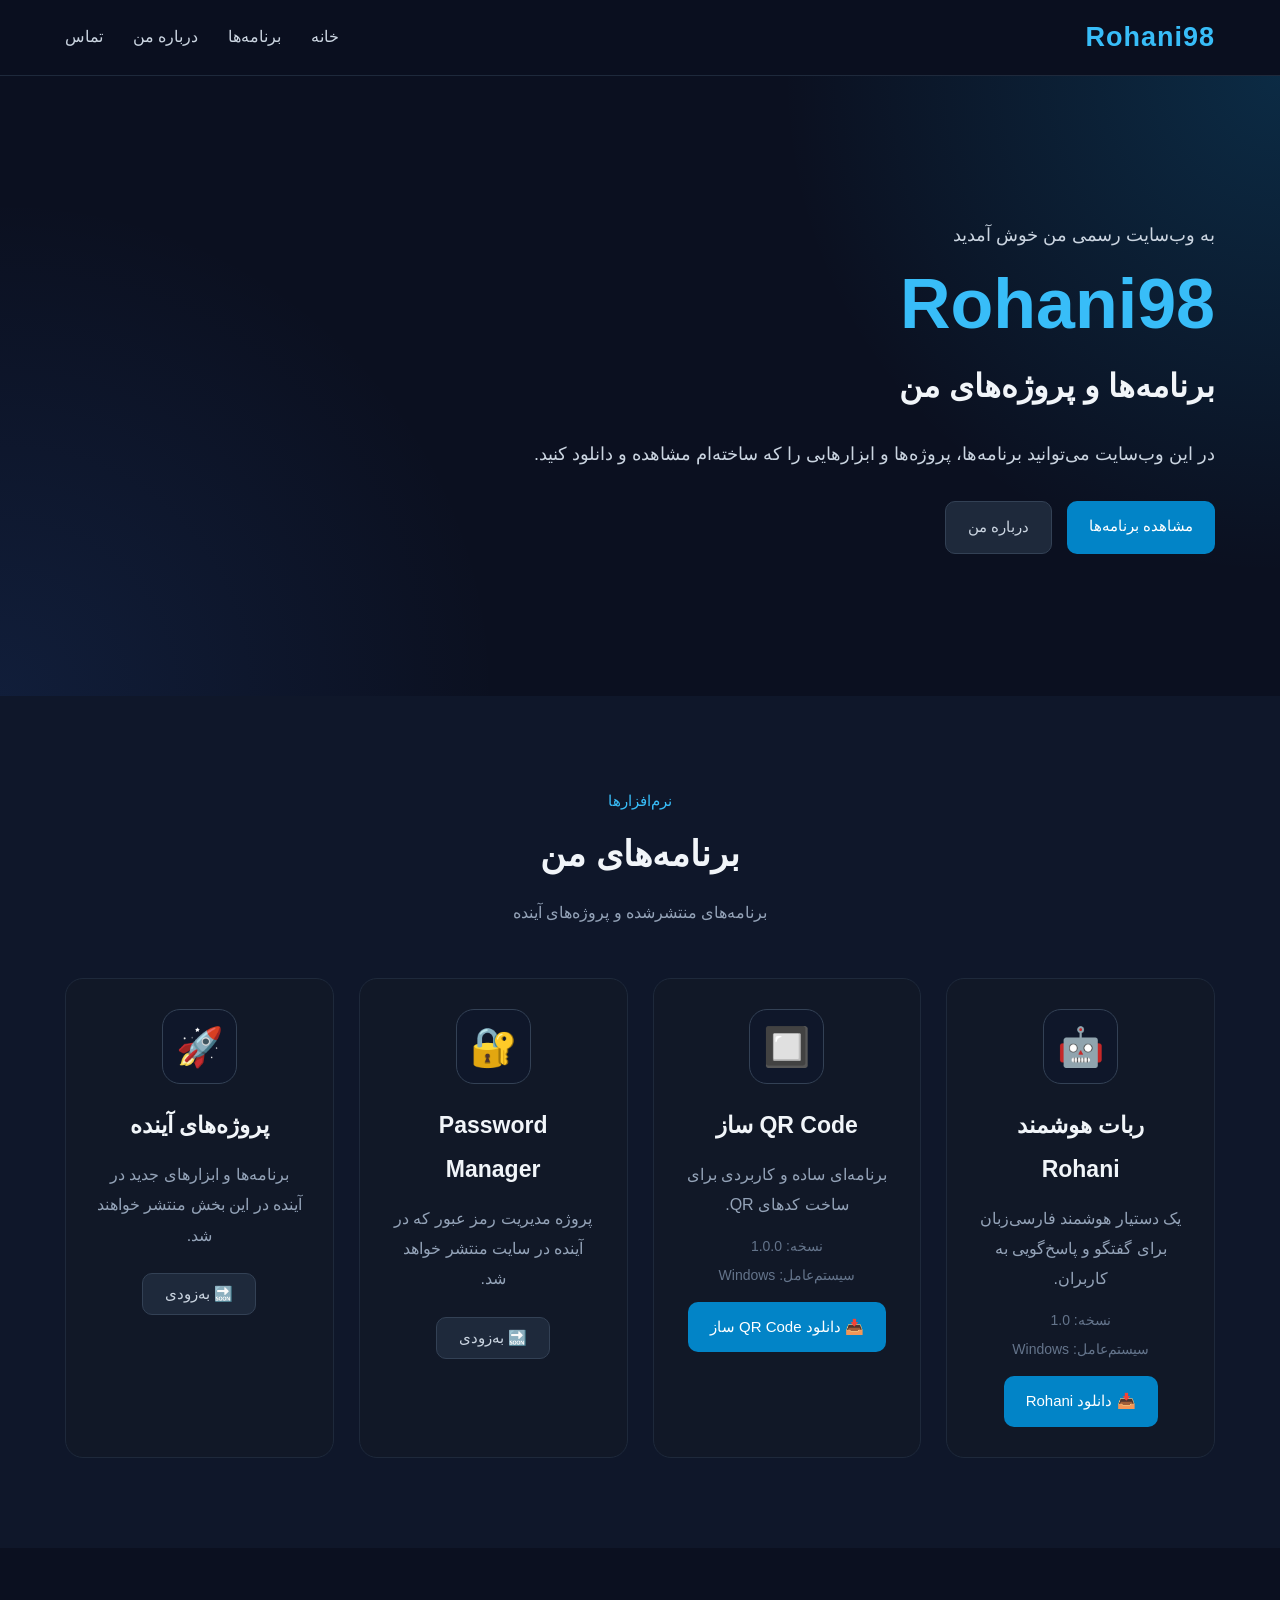
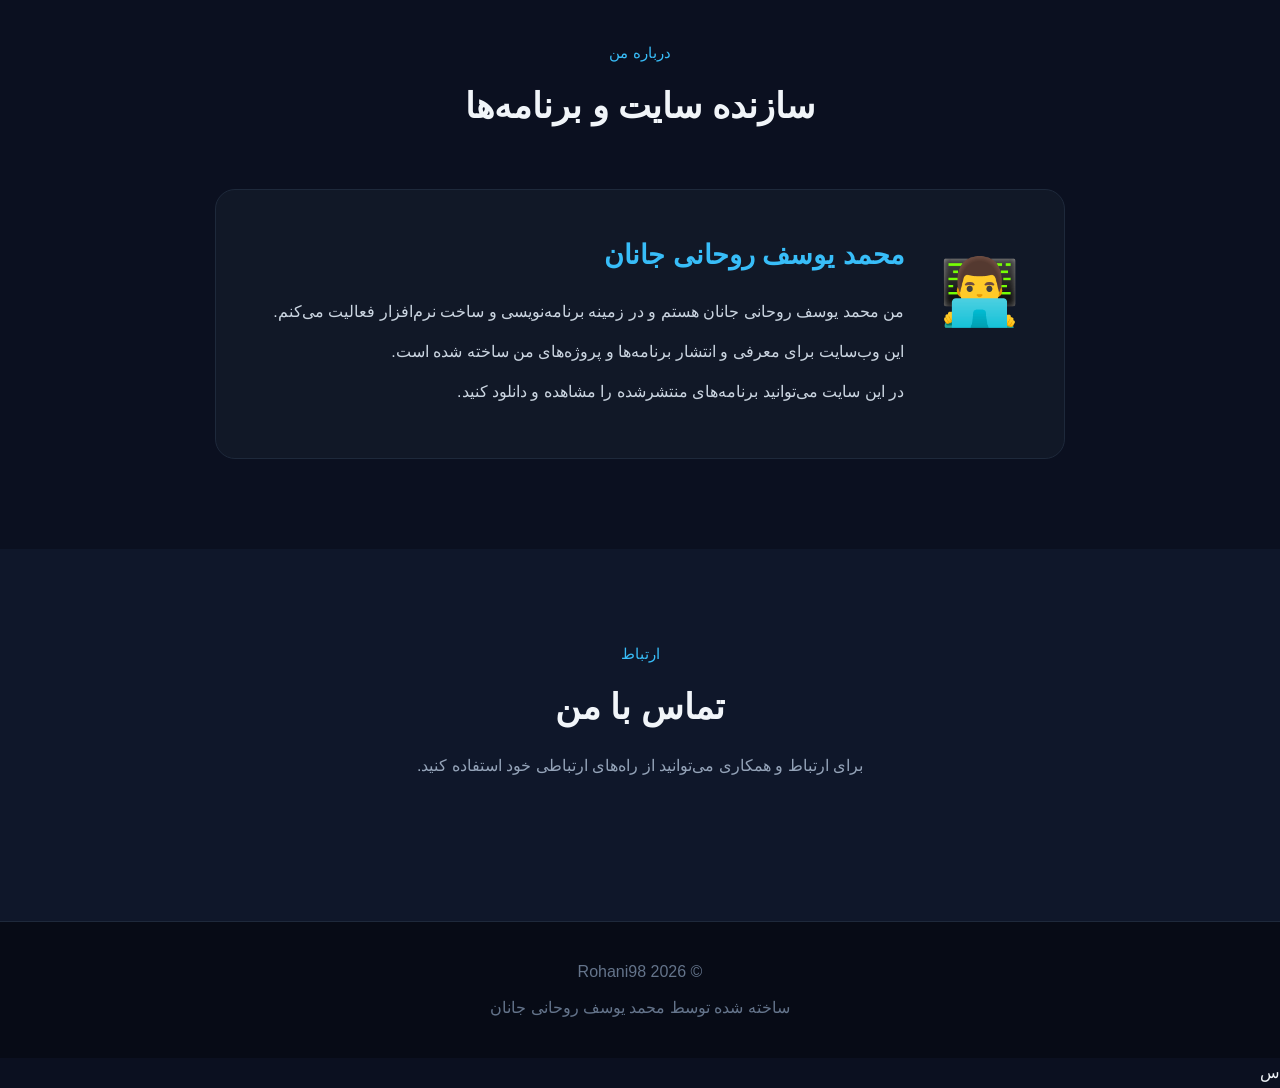
<file: index.html>
<!DOCTYPE html>
<html lang="fa" dir="rtl">

<head>
    <meta charset="UTF-8">

    <meta name="viewport"
          content="width=device-width, initial-scale=1.0">

    <meta name="description"
          content="Rohani98 - وب‌سایت رسمی برنامه‌ها و پروژه‌های محمد یوسف روحانی جانان">

    <meta name="keywords"
          content="Rohani98, روحانی 98, Rohani, QR Code ساز, ربات هوشمند Rohani, برنامه ویندوز">

    <meta name="author"
          content="محمد یوسف روحانی جانان">
<title>Rohani98 | برنامه‌های هوشمند و ابزارهای کاربردی</title>

    <link rel="stylesheet" href="style.css">
</head>

<body>

    <!-- ================= NAVBAR ================= -->

    <header class="navbar">

        <div class="container nav-container">

            <a href="#home" class="logo">
                Rohani98
            </a>

            <button
                class="menu-toggle"
                id="menuToggle"
                type="button"
                aria-label="باز کردن منو"
            >
                ☰
            </button>

            <nav id="navMenu">

                <a href="#home">
                    خانه
                </a>

                <a href="#apps">
                    برنامه‌ها
                </a>

                <a href="#about">
                    درباره من
                </a>

                <a href="#contact">
                    تماس
                </a>

            </nav>

        </div>

    </header>


    <!-- ================= HERO ================= -->

    <main>

        <section
            id="home"
            class="hero"
        >

            <div class="container hero-content">

                <div class="hero-text">

                    <p class="hero-small">
                        به وب‌سایت رسمی من خوش آمدید
                    </p>

                    <h1>
                        Rohani98
                    </h1>

                    <h2>
                        برنامه‌ها و پروژه‌های من
                    </h2>

                    <p>
                        در این وب‌سایت می‌توانید برنامه‌ها،
                        پروژه‌ها و ابزارهایی را که ساخته‌ام
                        مشاهده و دانلود کنید.
                    </p>

                    <div class="hero-buttons">

                        <a
                            href="#apps"
                            class="btn btn-primary"
                        >
                            مشاهده برنامه‌ها
                        </a>

                        <a
                            href="#about"
                            class="btn btn-secondary"
                        >
                            درباره من
                        </a>

                    </div>

                </div>

            </div>

        </section>


        <!-- ================= APPS ================= -->

        <section
            id="apps"
            class="apps-section"
        >

            <div class="container">

                <div class="section-title">

                    <span>
                        نرم‌افزارها
                    </span>

                    <h2>
                        برنامه‌های من
                    </h2>

                    <p>
                        برنامه‌های منتشرشده و پروژه‌های آینده
                    </p>

                </div>


                <div class="cards">


                    <!-- ========== ROHANI AI ========== -->

                    <article class="card">

                        <div class="app-icon">
                            🤖
                        </div>

                        <h3>
                            ربات هوشمند Rohani
                        </h3>

                        <p>
                            یک دستیار هوشمند فارسی‌زبان
                            برای گفتگو و پاسخ‌گویی به کاربران.
                        </p>

                        <p class="app-info">
                            نسخه: 1.0
                        </p>

                        <p class="app-info">
                            سیستم‌عامل: Windows
                        </p>

                        <a
                            class="btn btn-primary"
                            href="https://github.com/afghanvafanorzahi-alt/afghanvafanorzahi-alt.github.io/releases/latest/download/Rohani.exe"
                            download="Rohani.exe"
                        >
                            📥 دانلود Rohani
                        </a>

                    </article>


                    <!-- ========== QR CODE ========== -->

                    <article class="card">

                        <div class="app-icon">
                            🔲
                        </div>

                        <h3>
                            QR Code ساز
                        </h3>

                        <p>
                            برنامه‌ای ساده و کاربردی برای
                            ساخت کدهای QR.
                        </p>

                        <p class="app-info">
                            نسخه: 1.0.0
                        </p>

                        <p class="app-info">
                            سیستم‌عامل: Windows
                        </p>

                        <a
                            class="btn btn-primary"
                            href="https://github.com/afghanvafanorzahi-alt/afghanvafanorzahi-alt.github.io/releases/download/qr-v1.0.0/QR_Code_.exe"
                            download="QR_Code_.exe"
                        >
                            📥 دانلود QR Code ساز
                        </a>

                    </article>


                    <!-- ========== PASSWORD MANAGER ========== -->

                    <article class="card">

                        <div class="app-icon">
                            🔐
                        </div>

                        <h3>
                            Password Manager
                        </h3>

                        <p>
                            پروژه مدیریت رمز عبور که در آینده
                            در سایت منتشر خواهد شد.
                        </p>

                        <button
                            class="btn btn-secondary"
                            type="button"
                            data-coming-soon
                        >
                            🔜 به‌زودی
                        </button>

                    </article>


                    <!-- ========== FUTURE PROJECTS ========== -->

                    <article class="card">

                        <div class="app-icon">
                            🚀
                        </div>

                        <h3>
                            پروژه‌های آینده
                        </h3>

                        <p>
                            برنامه‌ها و ابزارهای جدید
                            در آینده در این بخش منتشر خواهند شد.
                        </p>

                        <button
                            class="btn btn-secondary"
                            type="button"
                            data-coming-soon
                        >
                            🔜 به‌زودی
                        </button>

                    </article>

                </div>

            </div>

        </section>


        <!-- ================= ABOUT ================= -->

        <section
            id="about"
            class="about-section"
        >

            <div class="container">

                <div class="section-title">

                    <span>
                        درباره من
                    </span>

                    <h2>
                        سازنده سایت و برنامه‌ها
                    </h2>

                </div>


                <div class="about-box">

                    <div class="about-icon">
                        👨‍💻
                    </div>

                    <div class="about-text">

                        <h3>
                            محمد یوسف روحانی جانان
                        </h3>

                        <p>
                            من محمد یوسف روحانی جانان هستم
                            و در زمینه برنامه‌نویسی و ساخت
                            نرم‌افزار فعالیت می‌کنم.
                        </p>

                        <p>
                            این وب‌سایت برای معرفی و انتشار
                            برنامه‌ها و پروژه‌های من ساخته شده است.
                        </p>

                        <p>
                            در این سایت می‌توانید برنامه‌های
                            منتشرشده را مشاهده و دانلود کنید.
                        </p>

                    </div>

                </div>

            </div>

        </section>


        <!-- ================= CONTACT ================= -->

        <section
            id="contact"
            class="contact-section"
        >

            <div class="container">

                <div class="section-title">

                    <span>
                        ارتباط
                    </span>

                    <h2>
                        تماس با من
                    </h2>

                    <p>
                        برای ارتباط و همکاری می‌توانید
                        از راه‌های ارتباطی خود استفاده کنید.
                    </p>

                </div>

            </div>

        </section>

    </main>


    <!-- ================= FOOTER ================= -->

    <footer class="footer">

        <div class="container">

            <p>
                © <span id="currentYear"></span>
                Rohani98
            </p>

            <p>
                ساخته شده توسط
                محمد یوسف روحانی جانان
            </p>

        </div>

    </footer>


    <!-- ================= TOP BUTTON ================= -->

    <button
        id="topButton"
        class="top-button"
        type="button"
        aria-label="بازگشت به بالا"
    >
        ↑
    </button>


    <script src="script.js"></script>

</body>

</html>س
</file>
<file: style.css>
* {
    margin: 0;
    padding: 0;
    box-sizing: border-box;
}

html {
    scroll-behavior: smooth;
}

body {
    font-family:
        Tahoma,
        Arial,
        sans-serif;

    background: #0b1020;
    color: #f1f5f9;

    line-height: 1.9;
}

a {
    text-decoration: none;
    color: inherit;
}

button {
    font-family: inherit;
}

.container {
    width: 90%;
    max-width: 1150px;
    margin: auto;
}


/* ================= NAVBAR ================= */

.navbar {
    position: sticky;
    top: 0;
    z-index: 1000;

    background: rgba(11, 16, 32, 0.95);

    border-bottom: 1px solid #1e293b;

    backdrop-filter: blur(10px);
}

.nav-container {
    min-height: 75px;

    display: flex;
    align-items: center;
    justify-content: space-between;
}

.logo {
    font-size: 27px;
    font-weight: bold;

    color: #38bdf8;

    letter-spacing: 1px;
}

nav {
    display: flex;
    gap: 30px;
}

nav a {
    color: #cbd5e1;

    transition: 0.3s;
}

nav a:hover {
    color: #38bdf8;
}

.menu-toggle {
    display: none;

    border: none;
    background: transparent;

    color: white;

    font-size: 28px;

    cursor: pointer;
}


/* ================= HERO ================= */

.hero {
    min-height: 620px;

    display: flex;
    align-items: center;

    background:
        radial-gradient(
            circle at top right,
            rgba(14, 165, 233, 0.18),
            transparent 35%
        ),
        radial-gradient(
            circle at bottom left,
            rgba(59, 130, 246, 0.12),
            transparent 35%
        );
}

.hero-content {
    padding: 80px 0;
}

.hero-text {
    max-width: 750px;
}

.hero-small {
    color: #38bdf8;

    font-size: 18px;

    margin-bottom: 10px;
}

.hero h1 {
    font-size: 70px;

    line-height: 1.2;

    margin-bottom: 10px;

    color: #38bdf8;
}

.hero h2 {
    font-size: 32px;

    margin-bottom: 20px;
}

.hero p {
    color: #cbd5e1;

    font-size: 18px;

    max-width: 700px;
}

.hero-buttons {
    display: flex;

    gap: 15px;

    margin-top: 30px;
}


/* ================= BUTTONS ================= */

.btn {
    display: inline-block;

    padding: 11px 22px;

    border-radius: 10px;

    font-size: 15px;

    border: none;

    cursor: pointer;

    transition:
        transform 0.25s,
        opacity 0.25s,
        background 0.25s;
}

.btn:hover {
    transform: translateY(-3px);

    opacity: 0.9;
}

.btn-primary {
    background: #0284c7;

    color: white;
}

.btn-secondary {
    background: #1e293b;

    color: #cbd5e1;

    border: 1px solid #334155;
}


/* ================= SECTIONS ================= */

.apps-section,
.about-section,
.contact-section {
    padding: 90px 0;
}

.apps-section {
    background: #0f172a;
}

.section-title {
    text-align: center;

    margin-bottom: 50px;
}

.section-title span {
    color: #38bdf8;

    font-size: 15px;
}

.section-title h2 {
    font-size: 35px;

    margin: 5px 0 10px;
}

.section-title p {
    color: #94a3b8;
}


/* ================= CARDS ================= */

.cards {
    display: grid;

    grid-template-columns:
        repeat(
            auto-fit,
            minmax(250px, 1fr)
        );

    gap: 25px;
}

.card {
    background: #111827;

    border: 1px solid #1e293b;

    border-radius: 18px;

    padding: 30px;

    text-align: center;

    transition:
        transform 0.3s,
        border-color 0.3s,
        box-shadow 0.3s;
}

.card:hover {
    transform: translateY(-7px);

    border-color: #0284c7;

    box-shadow:
        0 15px 40px rgba(0, 0, 0, 0.25);
}

.app-icon {
    width: 75px;
    height: 75px;

    margin: 0 auto 20px;

    display: flex;

    align-items: center;
    justify-content: center;

    background: #0f172a;

    border: 1px solid #334155;

    border-radius: 18px;

    font-size: 38px;
}

.card h3 {
    font-size: 23px;

    margin-bottom: 12px;
}

.card p {
    color: #94a3b8;

    margin-bottom: 12px;
}

.card .btn {
    margin-top: 10px;
}

.app-info {
    font-size: 14px !important;

    margin: 3px 0 !important;

    color: #64748b !important;
}


/* ================= ABOUT ================= */

.about-box {
    max-width: 850px;

    margin: auto;

    padding: 40px;

    background: #111827;

    border: 1px solid #1e293b;

    border-radius: 20px;

    display: flex;

    align-items: flex-start;

    gap: 30px;
}

.about-icon {
    font-size: 65px;

    min-width: 90px;

    text-align: center;
}

.about-text h3 {
    font-size: 27px;

    margin-bottom: 15px;

    color: #38bdf8;
}

.about-text p {
    color: #cbd5e1;

    margin-bottom: 10px;
}


/* ================= CONTACT ================= */

.contact-section {
    background: #0f172a;
}


/* ================= FOOTER ================= */

.footer {
    padding: 30px 0;

    background: #070b16;

    border-top: 1px solid #1e293b;

    text-align: center;
}

.footer p {
    color: #64748b;

    margin: 5px 0;
}


/* ================= TOP BUTTON ================= */

.top-button {
    position: fixed;

    left: 25px;
    bottom: 25px;

    width: 45px;
    height: 45px;

    border: none;

    border-radius: 50%;

    background: #0284c7;

    color: white;

    font-size: 22px;

    cursor: pointer;

    display: none;

    box-shadow:
        0 8px 25px rgba(0, 0, 0, 0.3);
}


/* ================= MOBILE ================= */

@media (max-width: 768px) {

    .menu-toggle {
        display: block;
    }

    nav {
        display: none;

        position: absolute;

        top: 75px;
        right: 0;

        width: 100%;

        padding: 20px;

        background: #0b1020;

        border-bottom: 1px solid #1e293b;

        flex-direction: column;

        gap: 15px;

        text-align: center;
    }

    nav.active {
        display: flex;
    }

    .hero {
        min-height: 550px;
    }

    .hero h1 {
        font-size: 50px;
    }

    .hero h2 {
        font-size: 25px;
    }

    .hero p {
        font-size: 16px;
    }

    .hero-buttons {
        flex-direction: column;
    }

    .hero-buttons .btn {
        text-align: center;
    }

    .about-box {
        flex-direction: column;

        text-align: center;

        padding: 25px;
    }

    .about-icon {
        margin: auto;
    }

    .section-title h2 {
        font-size: 29px;
    }
}
</file>
